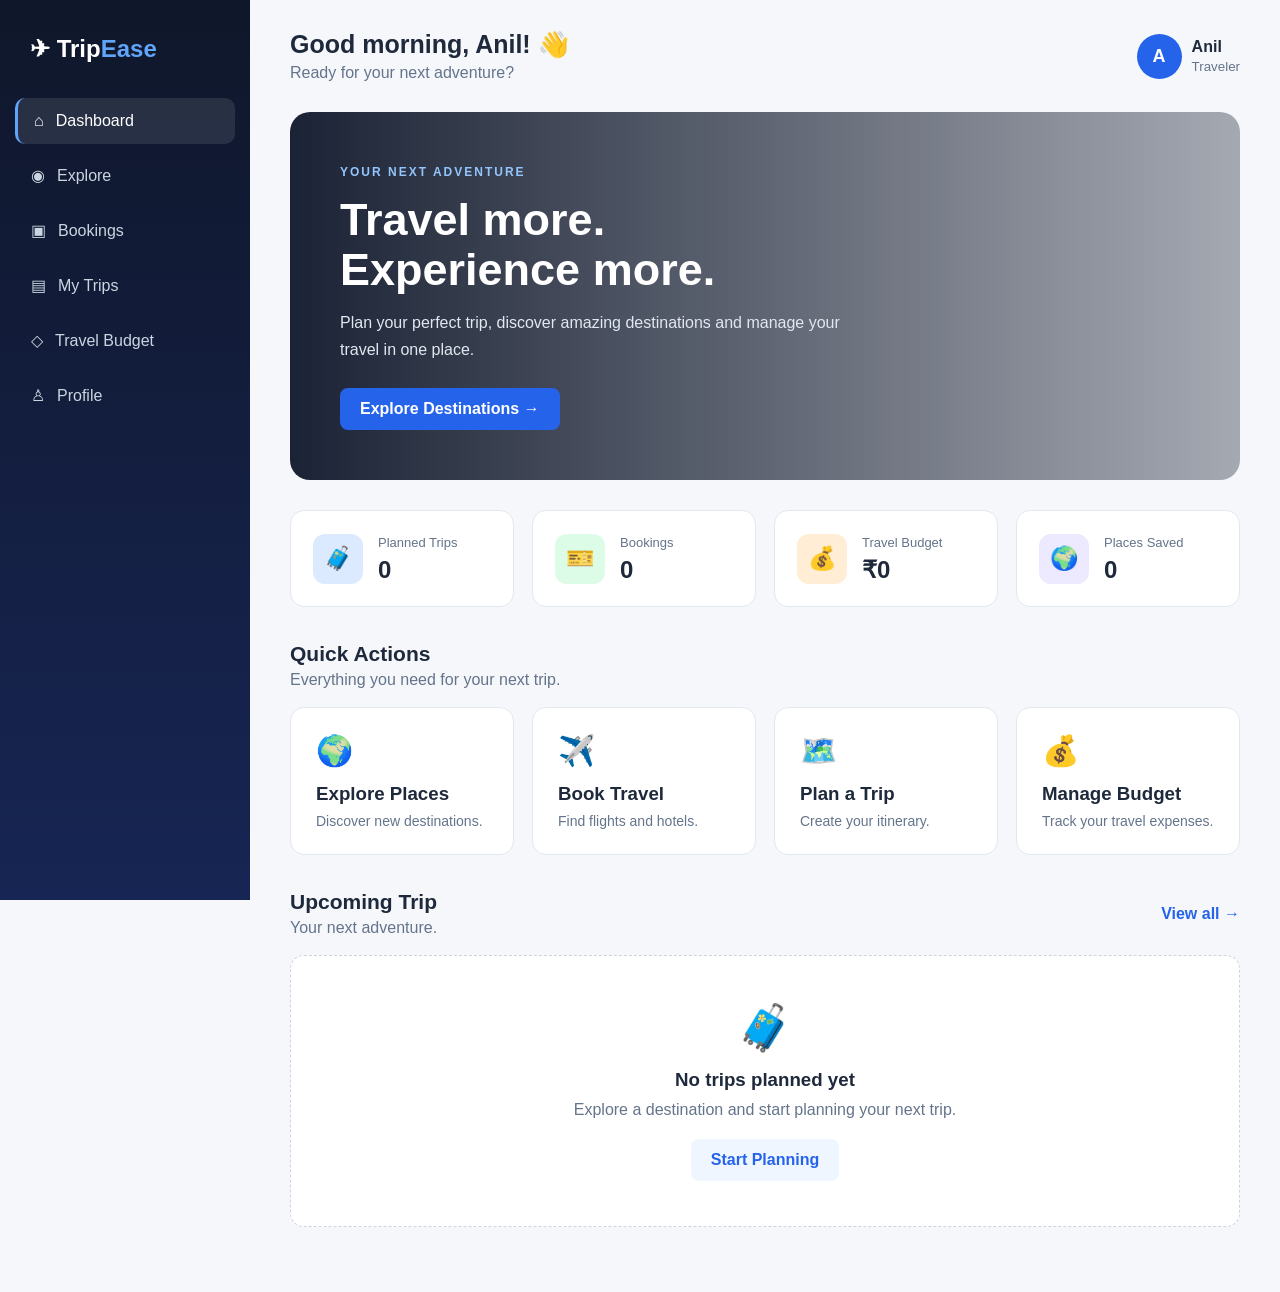
<file: index.html>
<!DOCTYPE html>
<html lang="en">
<head>
    <meta charset="UTF-8">
    <meta name="viewport" content="width=device-width, initial-scale=1.0">
    <title>TripEase - Travel Dashboard</title>

    <link rel="stylesheet" href="style.css">
</head>

<body>

<div class="app">

    <!-- SIDEBAR -->
    <aside class="sidebar">

        <div class="logo">
            ✈ <span>Trip<span class="blue-text">Ease</span></span>
        </div>

        <nav>

            <a href="index.html" class="nav-link active">
                ⌂ <span>Dashboard</span>
            </a>

            <a href="explore.html" class="nav-link">
                ◉ <span>Explore</span>
            </a>

            <a href="bookings.html" class="nav-link">
                ▣ <span>Bookings</span>
            </a>

            <a href="my-trips.html" class="nav-link">
                ▤ <span>My Trips</span>
            </a>

            <a href="budget.html" class="nav-link">
                ◇ <span>Travel Budget</span>
            </a>

            <a href="profile.html" class="nav-link">
                ♙ <span>Profile</span>
            </a>

        </nav>

    </aside>


    <!-- MAIN CONTENT -->
    <main class="main-content">

        <header class="topbar">

            <div>
                <h2>Good morning, Anil! 👋</h2>
                <p>Ready for your next adventure?</p>
            </div>

            <div class="user-mini">
                <div class="avatar">A</div>

                <div>
                    <strong>Anil</strong>
                    <small>Traveler</small>
                </div>
            </div>

        </header>


        <!-- WELCOME -->
        <section class="hero">

            <div class="hero-content">

                <span class="hero-label">YOUR NEXT ADVENTURE</span>

                <h1>Travel more.<br>Experience more.</h1>

                <p>
                    Plan your perfect trip, discover amazing destinations
                    and manage your travel in one place.
                </p>

                <a href="explore.html" class="primary-btn">
                    Explore Destinations →
                </a>

            </div>

        </section>


        <!-- STATISTICS -->
        <section class="stats-grid">

            <div class="stat-card">
                <div class="stat-icon blue">🧳</div>
                <div>
                    <span>Planned Trips</span>
                    <h2 id="dashboardTrips">0</h2>
                </div>
            </div>

            <div class="stat-card">
                <div class="stat-icon green">🎫</div>
                <div>
                    <span>Bookings</span>
                    <h2 id="dashboardBookings">0</h2>
                </div>
            </div>

            <div class="stat-card">
                <div class="stat-icon orange">💰</div>
                <div>
                    <span>Travel Budget</span>
                    <h2 id="dashboardBudget">₹0</h2>
                </div>
            </div>

            <div class="stat-card">
                <div class="stat-icon purple">🌍</div>
                <div>
                    <span>Places Saved</span>
                    <h2 id="dashboardSaved">0</h2>
                </div>
            </div>

        </section>


        <!-- QUICK ACTIONS -->
        <section class="section">

            <div class="section-heading">
                <div>
                    <h2>Quick Actions</h2>
                    <p>Everything you need for your next trip.</p>
                </div>
            </div>


            <div class="quick-grid">

                <a href="explore.html" class="quick-card">
                    <div class="quick-icon">🌍</div>
                    <h3>Explore Places</h3>
                    <p>Discover new destinations.</p>
                </a>

                <a href="bookings.html" class="quick-card">
                    <div class="quick-icon">✈️</div>
                    <h3>Book Travel</h3>
                    <p>Find flights and hotels.</p>
                </a>

                <a href="my-trips.html" class="quick-card">
                    <div class="quick-icon">🗺️</div>
                    <h3>Plan a Trip</h3>
                    <p>Create your itinerary.</p>
                </a>

                <a href="budget.html" class="quick-card">
                    <div class="quick-icon">💰</div>
                    <h3>Manage Budget</h3>
                    <p>Track your travel expenses.</p>
                </a>

            </div>

        </section>


        <!-- UPCOMING TRIP -->
        <section class="section">

            <div class="section-heading">

                <div>
                    <h2>Upcoming Trip</h2>
                    <p>Your next adventure.</p>
                </div>

                <a href="my-trips.html" class="text-link">
                    View all →
                </a>

            </div>


            <div id="upcomingTrip">

                <div class="empty-card">
                    <div class="empty-icon">🧳</div>
                    <h3>No trips planned yet</h3>
                    <p>Explore a destination and start planning your next trip.</p>

                    <a href="explore.html" class="secondary-btn">
                        Start Planning
                    </a>
                </div>

            </div>

        </section>

    </main>

</div>


<script src="app.js"></script>

</body>
</html>
</file>
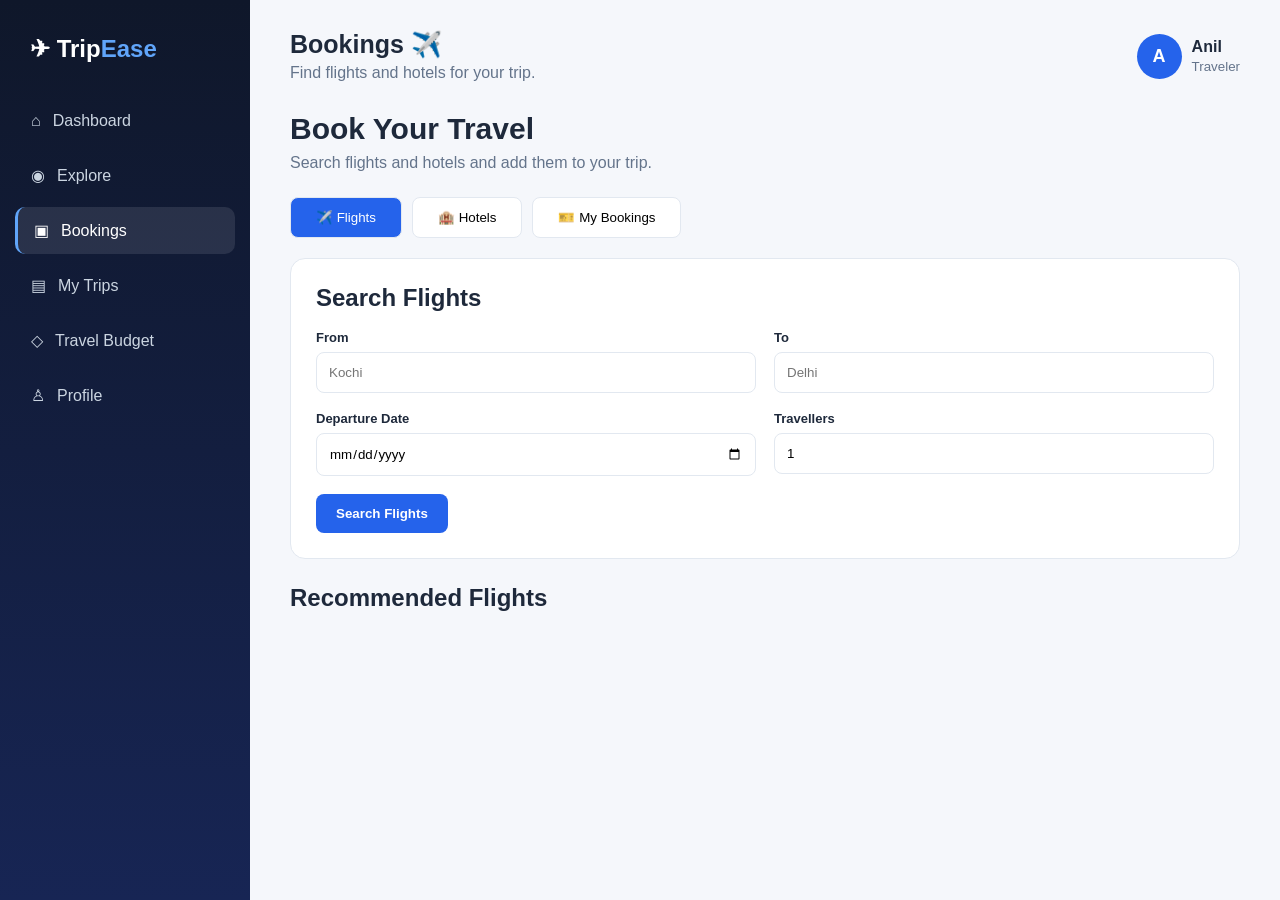
<file: bookings.html>
<!DOCTYPE html>
<html lang="en">

<head>

    <meta charset="UTF-8">

    <meta name="viewport" content="width=device-width, initial-scale=1.0">

    <title>TripEase - Bookings</title>

    <link rel="stylesheet" href="style.css">

</head>

<body>

<div class="app">

    <!-- SIDEBAR -->

    <aside class="sidebar">

        <div class="logo">
            ✈ <span>Trip<span class="blue-text">Ease</span></span>
        </div>

        <nav>

            <a href="index.html" class="nav-link">
                ⌂  <span>Dashboard</span>
            </a>

            <a href="explore.html" class="nav-link">
                ◉  <span>Explore</span>
            </a>

            <a href="bookings.html" class="nav-link active">
                ▣ <span>Bookings</span>
            </a>

            <a href="my-trips.html" class="nav-link">
                ▤ <span>My Trips</span>
            </a>

            <a href="budget.html" class="nav-link">
                ◇ <span>Travel Budget</span>
            </a>

            <a href="profile.html" class="nav-link">
                ♙ <span>Profile</span>
            </a>

        </nav>

    </aside>


    <!-- MAIN -->

    <main class="main-content">

        <header class="topbar">

            <div>

                <h2>Bookings ✈️</h2>

                <p>
                    Find flights and hotels for your trip.
                </p>

            </div>

            <div class="user-mini">

                <div class="avatar">A</div>

                <div>

                    <strong>Anil</strong>

                    <small>Traveler</small>

                </div>

            </div>

        </header>


        <section class="page-header">

            <h1>Book Your Travel</h1>

            <p>
                Search flights and hotels and add them to your trip.
            </p>

        </section>


        <!-- BOOKING TABS -->

        <div class="booking-tabs">

            <button
                class="booking-tab active"
                onclick="showBookingType('flights', this)"
            >
                ✈️ Flights
            </button>

            <button
                class="booking-tab"
                onclick="showBookingType('hotels', this)"
            >
                🏨 Hotels
            </button>

            <button
                class="booking-tab"
                onclick="showBookingType('mybookings', this)"
            >
                🎫 My Bookings
            </button>

        </div>


        <!-- FLIGHTS -->

        <section id="flightsSection">

            <div class="form-card">

                <h2>Search Flights</h2>

                <br>

                <div class="form-grid">

                    <div class="form-group">

                        <label>From</label>

                        <input
                            type="text"
                            id="flightFrom"
                            placeholder="Kochi"
                        >

                    </div>


                    <div class="form-group">

                        <label>To</label>

                        <input
                            type="text"
                            id="flightTo"
                            placeholder="Delhi"
                        >

                    </div>


                    <div class="form-group">

                        <label>Departure Date</label>

                        <input
                            type="date"
                            id="flightDate"
                        >

                    </div>


                    <div class="form-group">

                        <label>Travellers</label>

                        <input
                            type="number"
                            id="flightTravellers"
                            value="1"
                            min="1"
                        >

                    </div>

                </div>

                <br>

                <button
                    class="primary-btn"
                    onclick="searchFlights()"
                >
                    Search Flights
                </button>

            </div>


            <h2>Recommended Flights</h2>

            <div id="flightResults"></div>

        </section>


        <!-- HOTELS -->

        <section
            id="hotelsSection"
            style="display:none"
        >

            <div class="form-card">

                <h2>Search Hotels</h2>

                <br>

                <div class="form-grid">

                    <div class="form-group">

                        <label>Destination</label>

                        <input
                            type="text"
                            id="hotelDestination"
                            placeholder="Munnar"
                        >

                    </div>


                    <div class="form-group">

                        <label>Check-in</label>

                        <input
                            type="date"
                            id="hotelCheckin"
                        >

                    </div>


                    <div class="form-group">

                        <label>Check-out</label>

                        <input
                            type="date"
                            id="hotelCheckout"
                        >

                    </div>


                    <div class="form-group">

                        <label>Guests</label>

                        <input
                            type="number"
                            id="hotelGuests"
                            value="2"
                            min="1"
                        >

                    </div>

                </div>

                <br>

                <button
                    class="primary-btn"
                    onclick="searchHotels()"
                >
                    Search Hotels
                </button>

            </div>


            <h2>Recommended Hotels</h2>

            <div id="hotelResults"></div>

        </section>


        <!-- MY BOOKINGS -->

        <section
            id="myBookingsSection"
            style="display:none"
        >

            <div id="bookingsList"></div>

        </section>

    </main>

</div>

<script src="app.js"></script>


<script>

/* =========================================================
   SAMPLE FLIGHTS
========================================================= */

const flights = [

    {
        airline: "IndiGo",
        from: "Kochi",
        to: "Delhi",
        time: "08:30 AM",
        duration: "3h 10m",
        price: 4500
    },

    {
        airline: "Air India",
        from: "Kochi",
        to: "Delhi",
        time: "11:15 AM",
        duration: "3h 20m",
        price: 5200
    },

    {
        airline: "Vistara",
        from: "Kochi",
        to: "Delhi",
        time: "04:40 PM",
        duration: "3h 15m",
        price: 6100
    },

    {
        airline: "IndiGo",
        from: "Kochi",
        to: "Mumbai",
        time: "09:15 AM",
        duration: "2h 10m",
        price: 3800
    }

];


/* =========================================================
   SAMPLE HOTELS
========================================================= */

const hotels = [

    {
        name: "Green Valley Resort",
        location: "Munnar",
        rating: 4.6,
        price: 2500,
        type: "Standard"
    },

    {
        name: "Grand Munnar Resort",
        location: "Munnar",
        rating: 4.8,
        price: 3500,
        type: "Luxury"
    },

    {
        name: "Tea Garden Stay",
        location: "Munnar",
        rating: 4.4,
        price: 1800,
        type: "Budget"
    },

    {
        name: "Beach View Resort",
        location: "Goa",
        rating: 4.7,
        price: 4200,
        type: "Luxury"
    }

];


/* =========================================================
   BOOKING TAB
========================================================= */

function showBookingType(type, button) {

    document
        .getElementById("flightsSection")
        .style.display =
        type === "flights"
            ? "block"
            : "none";


    document
        .getElementById("hotelsSection")
        .style.display =
        type === "hotels"
            ? "block"
            : "none";


    document
        .getElementById("myBookingsSection")
        .style.display =
        type === "mybookings"
            ? "block"
            : "none";


    document
        .querySelectorAll(".booking-tab")
        .forEach(
            tab => tab.classList.remove("active")
        );


    button.classList.add("active");


    if (type === "mybookings") {

        displayBookings();

    }

}


/* =========================================================
   SEARCH FLIGHTS
========================================================= */

function searchFlights() {

    const from =
        document
        .getElementById("flightFrom")
        .value
        .trim()
        .toLowerCase();


    const to =
        document
        .getElementById("flightTo")
        .value
        .trim()
        .toLowerCase();


    const results =
        flights.filter(flight => {

            const matchesFrom =
                !from ||
                flight.from
                    .toLowerCase()
                    .includes(from);

            const matchesTo =
                !to ||
                flight.to
                    .toLowerCase()
                    .includes(to);

            return matchesFrom && matchesTo;

        });


    displayFlights(results);

}


/* =========================================================
   DISPLAY FLIGHTS
========================================================= */

function displayFlights(results) {

    const container =
        document.getElementById(
            "flightResults"
        );


    container.innerHTML = "";


    if (results.length === 0) {

        container.innerHTML = `

            <div class="empty-card">

                <h3>No flights found</h3>

                <p>
                    Try another route.
                </p>

            </div>

        `;

        return;

    }


    results.forEach(flight => {

        container.innerHTML += `

            <div class="recommendation">

                <div>

                    <strong>
                        ✈️ ${flight.airline}
                    </strong>

                    <p class="trip-info">
                        ${flight.from}
                        →
                        ${flight.to}
                    </p>

                    <p class="trip-info">
                        ${flight.time}
                        •
                        ${flight.duration}
                    </p>

                    <span class="recommended-label">
                        RECOMMENDED
                    </span>

                </div>


                <div style="text-align:right">

                    <h3>
                        ${formatCurrency(flight.price)}
                    </h3>

                    <br>

                    <button
                        class="primary-btn"
                        onclick='bookFlight(${JSON.stringify(flight)})'
                    >
                        Book Flight
                    </button>

                </div>

            </div>

        `;

    });

}


/* =========================================================
   BOOK FLIGHT
========================================================= */

function bookFlight(flight) {

    const booking = {

        id: Date.now(),

        type: "Flight",

        name: flight.airline,

        details:
            `${flight.from} → ${flight.to}`,

        date:
            document
            .getElementById("flightDate")
            .value
            ||
            new Date()
                .toISOString()
                .split("T")[0],

        price:
            flight.price,

        status: "Confirmed"

    };


    addBooking(booking);


    addExpense(
        "Flight",
        flight.price,
        `${flight.airline}: ${flight.from} to ${flight.to}`
    );

}


/* =========================================================
   SEARCH HOTELS
========================================================= */

function searchHotels() {

    const destination =
        document
        .getElementById(
            "hotelDestination"
        )
        .value
        .trim()
        .toLowerCase();


    const results =
        hotels.filter(
            hotel =>
                !destination ||
                hotel.location
                    .toLowerCase()
                    .includes(destination)
        );


    displayHotels(results);

}


/* =========================================================
   DISPLAY HOTELS
========================================================= */

function displayHotels(results) {

    const container =
        document.getElementById(
            "hotelResults"
        );


    container.innerHTML = "";


    if (results.length === 0) {

        container.innerHTML = `

            <div class="empty-card">

                <h3>
                    No hotels found
                </h3>

                <p>
                    Try another destination.
                </p>

            </div>

        `;

        return;

    }


    results.forEach(hotel => {

        container.innerHTML += `

            <div class="recommendation">

                <div>

                    <strong>
                        🏨 ${hotel.name}
                    </strong>

                    <p class="trip-info">
                        📍 ${hotel.location}
                    </p>

                    <p class="trip-info">
                        ⭐ ${hotel.rating}
                        • ${hotel.type}
                    </p>

                    <span class="recommended-label">
                        GOOD MATCH
                    </span>

                </div>


                <div style="text-align:right">

                    <h3>
                        ${formatCurrency(hotel.price)}
                        <small>/night</small>
                    </h3>

                    <br>

                    <button
                        class="primary-btn"
                        onclick='bookHotel(${JSON.stringify(hotel)})'
                    >
                        Book Hotel
                    </button>

                </div>

            </div>

        `;

    });

}


/* =========================================================
   BOOK HOTEL
========================================================= */

function bookHotel(hotel) {

    const checkin =
        document
        .getElementById(
            "hotelCheckin"
        )
        .value
        ||
        new Date()
            .toISOString()
            .split("T")[0];


    const checkout =
        document
        .getElementById(
            "hotelCheckout"
        )
        .value;


    let nights = 1;


    if (checkout) {

        nights =
            calculateNights(
                checkin,
                checkout
            );

        if (nights <= 0) {
            nights = 1;
        }

    }


    const total =
        hotel.price * nights;


    const booking = {

        id: Date.now(),

        type: "Hotel",

        name: hotel.name,

        details:
            `${hotel.location} • ${nights} night(s)`,

        date:
            checkin,

        price:
            total,

        status: "Confirmed"

    };


    addBooking(booking);


    addExpense(
        "Hotel",
        total,
        `${hotel.name} - ${nights} night(s)`
    );

}


/* =========================================================
   DISPLAY BOOKINGS
========================================================= */

function displayBookings() {

    const container =
        document.getElementById(
            "bookingsList"
        );


    const bookings =
        getData(
            STORAGE_KEYS.bookings,
            []
        );


    if (bookings.length === 0) {

        container.innerHTML = `

            <div class="empty-card">

                <div class="empty-icon">
                    🎫
                </div>

                <h3>
                    No bookings yet
                </h3>

                <p>
                    Your flight and hotel bookings will appear here.
                </p>

            </div>

        `;

        return;

    }


    container.innerHTML = `

        <div class="table-container">

            <table>

                <thead>

                    <tr>

                        <th>Type</th>

                        <th>Booking</th>

                        <th>Details</th>

                        <th>Date</th>

                        <th>Amount</th>

                        <th>Status</th>

                        <th>Action</th>

                    </tr>

                </thead>

                <tbody>

                    ${bookings.map(
                        (booking, index) => `

                        <tr>

                            <td>
                                ${booking.type}
                            </td>

                            <td>
                                ${booking.name}
                            </td>

                            <td>
                                ${booking.details}
                            </td>

                            <td>
                                ${formatDate(booking.date)}
                            </td>

                            <td>
                                ${formatCurrency(booking.price)}
                            </td>

                            <td>
                                ✓ ${booking.status}
                            </td>

                            <td>

                                <button
                                    class="secondary-btn"
                                    onclick="deleteBooking(${index})"
                                >
                                    Cancel
                                </button>

                            </td>

                        </tr>

                    `).join("")}

                </tbody>

            </table>

        </div>

    `;

}

</script>

</body>
</html>
</file>
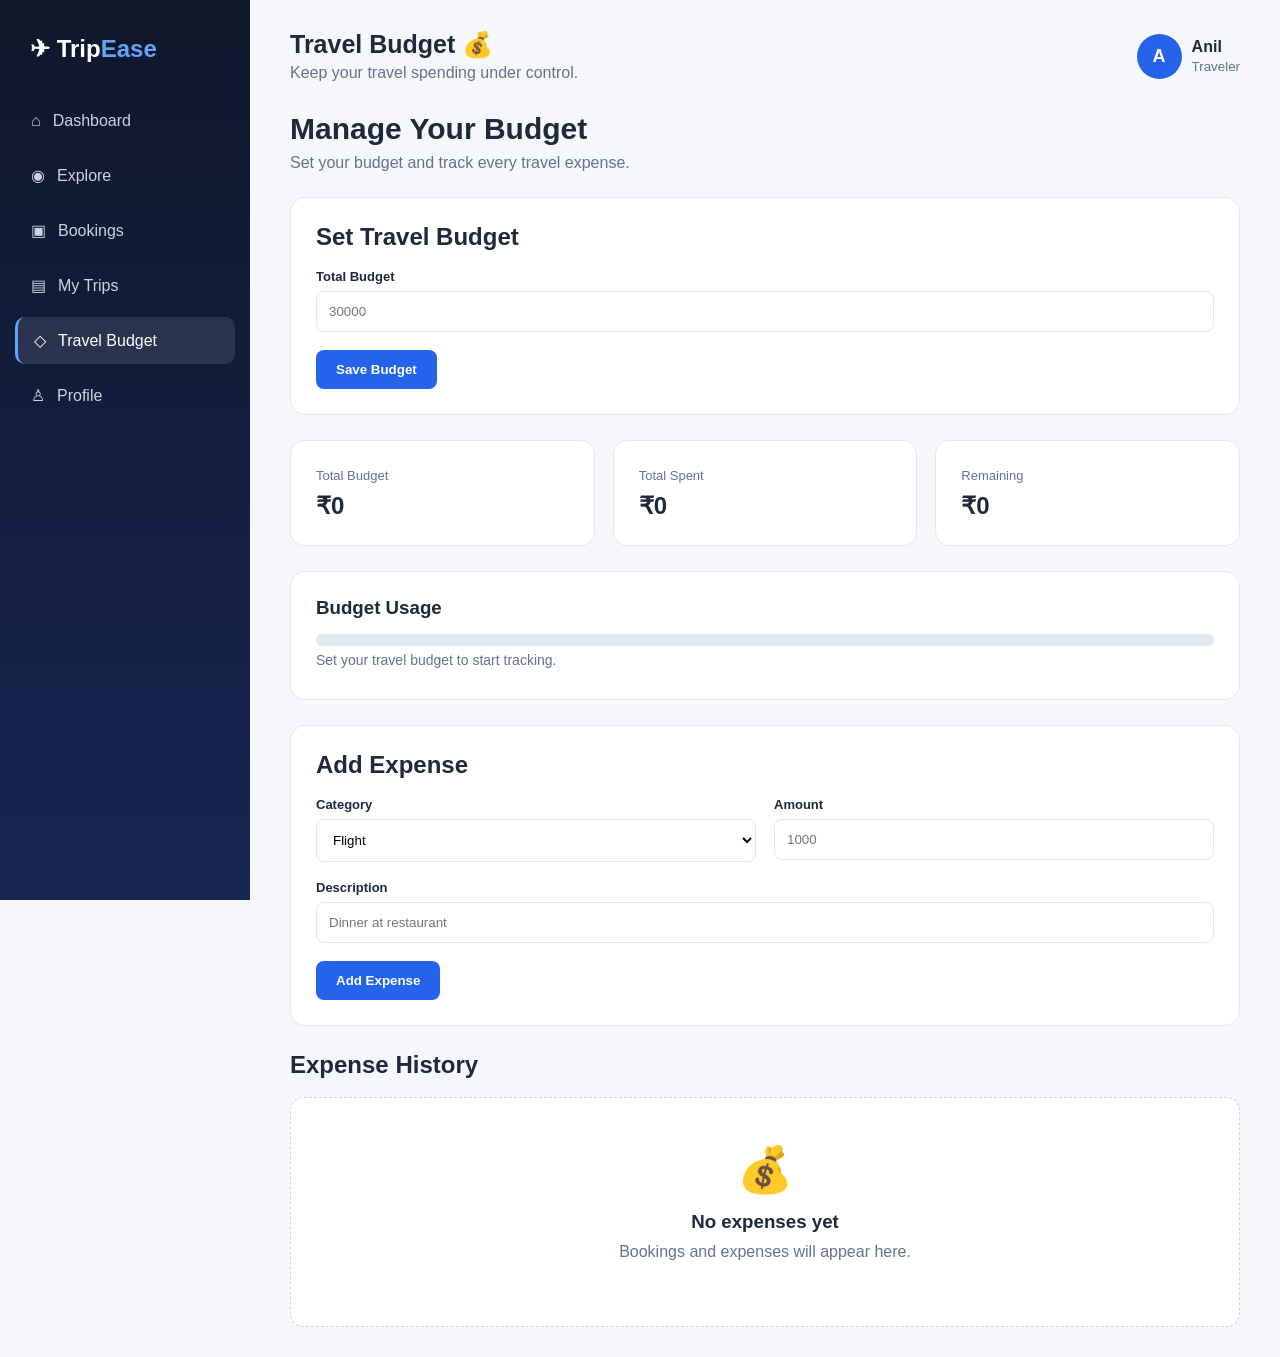
<file: budget.html>
<!DOCTYPE html>
<html lang="en">

<head>

    <meta charset="UTF-8">

    <meta
        name="viewport"
        content="width=device-width, initial-scale=1.0"
    >

    <title>TripEase - Travel Budget</title>

    <link rel="stylesheet" href="style.css">

</head>

<body>

<div class="app">

    <aside class="sidebar">

        <div class="logo">
            ✈ <span>Trip<span class="blue-text">Ease</span></span>
        </div>

        <nav>

            <a href="index.html" class="nav-link">
                 ⌂ <span>Dashboard</span>
            </a>

            <a href="explore.html" class="nav-link">
                 ◉ <span>Explore</span>
            </a>

            <a href="bookings.html" class="nav-link">
                 ▣ <span>Bookings</span>
            </a>

            <a href="my-trips.html" class="nav-link">
                 ▤ <span>My Trips</span>
            </a>

            <a href="budget.html" class="nav-link active">
                 ◇ <span>Travel Budget</span>
            </a>

            <a href="profile.html" class="nav-link">
                 ♙ <span>Profile</span>
            </a>

        </nav>

    </aside>


    <main class="main-content">

        <header class="topbar">

            <div>

                <h2>Travel Budget 💰</h2>

                <p>
                    Keep your travel spending under control.
                </p>

            </div>

            <div class="user-mini">

                <div class="avatar">A</div>

                <div>

                    <strong>Anil</strong>

                    <small>Traveler</small>

                </div>

            </div>

        </header>


        <section class="page-header">

            <h1>Manage Your Budget</h1>

            <p>
                Set your budget and track every travel expense.
            </p>

        </section>


        <!-- SET BUDGET -->

        <div class="form-card">

            <h2>Set Travel Budget</h2>

            <br>

            <div class="form-group">

                <label>Total Budget</label>

                <input
                    type="number"
                    id="budgetInput"
                    placeholder="30000"
                >

            </div>

            <br>

            <button
                class="primary-btn"
                onclick="saveBudget()"
            >
                Save Budget
            </button>

        </div>


        <!-- SUMMARY -->

        <div class="budget-summary">

            <div class="budget-card">

                <span>Total Budget</span>

                <h2 id="totalBudget">
                    ₹0
                </h2>

            </div>


            <div class="budget-card">

                <span>Total Spent</span>

                <h2 id="totalSpent">
                    ₹0
                </h2>

            </div>


            <div class="budget-card">

                <span>Remaining</span>

                <h2 id="remainingBudget">
                    ₹0
                </h2>

            </div>

        </div>


        <!-- PROGRESS -->

        <div class="form-card">

            <h3>
                Budget Usage
            </h3>

            <div class="budget-progress">

                <div
                    id="budgetProgress"
                    class="budget-progress-bar"
                    style="width:0%"
                ></div>

            </div>

            <p
                id="budgetMessage"
                class="trip-info"
            >
                No budget set.
            </p>

        </div>


        <!-- ADD EXPENSE -->

        <div class="form-card">

            <h2>Add Expense</h2>

            <br>

            <div class="form-grid">

                <div class="form-group">

                    <label>Category</label>

                    <select id="expenseCategory">

                        <option>
                            Flight
                        </option>

                        <option>
                            Hotel
                        </option>

                        <option>
                            Food
                        </option>

                        <option>
                            Transport
                        </option>

                        <option>
                            Activities
                        </option>

                        <option>
                            Shopping
                        </option>

                        <option>
                            Other
                        </option>

                    </select>

                </div>


                <div class="form-group">

                    <label>Amount</label>

                    <input
                        type="number"
                        id="expenseAmount"
                        placeholder="1000"
                    >

                </div>

            </div>


            <br>


            <div class="form-group">

                <label>Description</label>

                <input
                    type="text"
                    id="expenseDescription"
                    placeholder="Dinner at restaurant"
                >

            </div>


            <br>


            <button
                class="primary-btn"
                onclick="saveExpense()"
            >
                Add Expense
            </button>

        </div>


        <!-- EXPENSE HISTORY -->

        <section>

            <h2>Expense History</h2>

            <br>

            <div id="expenseList"></div>

        </section>

    </main>

</div>
<script src="app.js"></script>

<script>

/* =========================================================
   LOAD BUDGET
========================================================= */

function loadBudgetPage() {

    const result =
        calculateBudget();


    document
        .getElementById(
            "totalBudget"
        )
        .textContent =
        formatCurrency(
            result.total
        );


    document
        .getElementById(
            "totalSpent"
        )
        .textContent =
        formatCurrency(
            result.spent
        );


    document
        .getElementById(
            "remainingBudget"
        )
        .textContent =
        formatCurrency(
            result.remaining
        );


    let percentage = 0;


    if (result.total > 0) {

        percentage =
            (result.spent / result.total)
            * 100;

    }


    percentage =
        Math.min(
            percentage,
            100
        );


    document
        .getElementById(
            "budgetProgress"
        )
        .style.width =
        percentage + "%";


    const message =
        document.getElementById(
            "budgetMessage"
        );


    if (result.total === 0) {

        message.textContent =
            "Set your travel budget to start tracking.";

    }

    else if (result.remaining < 0) {

        message.textContent =
            "⚠️ You have exceeded your budget by " +
            formatCurrency(
                Math.abs(result.remaining)
            );

    }

    else {

        message.textContent =
            "You have " +
            formatCurrency(
                result.remaining
            ) +
            " remaining.";

    }


    displayExpenses();

}


/* =========================================================
   SAVE BUDGET
========================================================= */

function saveBudget() {

    const amount =
        Number(
            document
            .getElementById(
                "budgetInput"
            )
            .value
        );


    if (amount <= 0) {

        alert(
            "Please enter a valid budget."
        );

        return;

    }


    setBudget(amount);


    alert(
        "Travel budget saved successfully!"
    );


    loadBudgetPage();

}


/* =========================================================
   ADD EXPENSE
========================================================= */

function saveExpense() {

    const category =
        document
        .getElementById(
            "expenseCategory"
        )
        .value;


    const amount =
        Number(
            document
            .getElementById(
                "expenseAmount"
            )
            .value
        );


    const description =
        document
        .getElementById(
            "expenseDescription"
        )
        .value
        .trim();


    if (amount <= 0) {

        alert(
            "Please enter a valid amount."
        );

        return;

    }


    addExpense(
        category,
        amount,
        description
    );


    document
        .getElementById(
            "expenseAmount"
        )
        .value = "";


    document
        .getElementById(
            "expenseDescription"
        )
        .value = "";


    loadBudgetPage();

}


/* =========================================================
   DISPLAY EXPENSES
========================================================= */

function displayExpenses() {

    const container =
        document.getElementById(
            "expenseList"
        );


    const expenses =
        getData(
            STORAGE_KEYS.expenses,
            []
        );


    if (expenses.length === 0) {

        container.innerHTML = `

            <div class="empty-card">

                <div class="empty-icon">
                    💰
                </div>

                <h3>
                    No expenses yet
                </h3>

                <p>
                    Bookings and expenses will appear here.
                </p>

            </div>

        `;

        return;

    }


    container.innerHTML = `

        <div class="table-container">

            <table>

                <thead>

                    <tr>

                        <th>Category</th>

                        <th>Description</th>

                        <th>Date</th>

                        <th>Amount</th>

                    </tr>

                </thead>

                <tbody>

                    ${expenses.map(
                        expense => `

                        <tr>

                            <td>
                                ${expense.category}
                            </td>

                            <td>
                                ${expense.description || "-"}
                            </td>

                            <td>
                                ${formatDate(
                                    expense.date
                                )}
                            </td>

                            <td>
                                ${formatCurrency(
                                    expense.amount
                                )}
                            </td>

                        </tr>

                    `).join("")}

                </tbody>

            </table>

        </div>

    `;

}


loadBudgetPage();

</script>

</body>
</html>
</file>
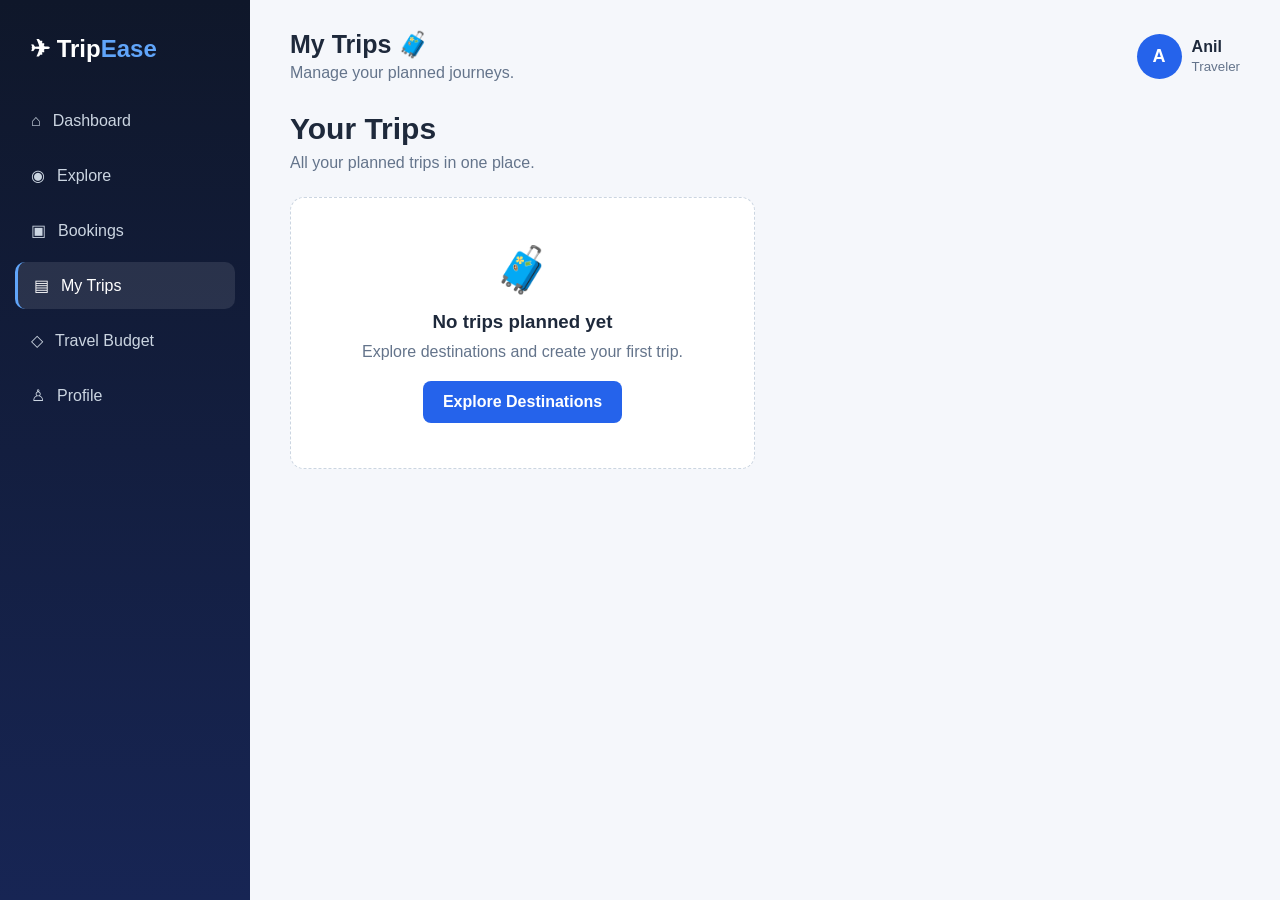
<file: my-trips.html>
<!DOCTYPE html>
<html lang="en">

<head>

    <meta charset="UTF-8">

    <meta
        name="viewport"
        content="width=device-width, initial-scale=1.0"
    >

    <title>TripEase - My Trips</title>

    <link rel="stylesheet" href="style.css">

</head>

<body>

<div class="app">

    <aside class="sidebar">

        <div class="logo">
            ✈ <span>Trip<span class="blue-text">Ease</span></span>
        </div>

        <nav>

            <a href="index.html" class="nav-link">
                ⌂ <span>Dashboard</span>
            </a>

            <a href="explore.html" class="nav-link">
                ◉ <span>Explore</span>
            </a>

            <a href="bookings.html" class="nav-link">
                ▣ <span>Bookings</span>
            </a>

            <a href="my-trips.html" class="nav-link active">
                ▤ <span>My Trips</span>
            </a>

            <a href="budget.html" class="nav-link">
                ◇ <span>Travel Budget</span>
            </a>

            <a href="profile.html" class="nav-link">
                ♙ <span>Profile</span>
            </a>

        </nav>

    </aside>


    <main class="main-content">

        <header class="topbar">

            <div>

                <h2>My Trips 🧳</h2>

                <p>
                    Manage your planned journeys.
                </p>

            </div>

            <div class="user-mini">

                <div class="avatar">A</div>

                <div>

                    <strong>Anil</strong>

                    <small>Traveler</small>

                </div>

            </div>

        </header>


        <section class="page-header">

            <h1>Your Trips</h1>

            <p>
                All your planned trips in one place.
            </p>

        </section>


        <div
            id="tripsContainer"
            class="trip-grid"
        ></div>

    </main>

</div>


<!-- VIEW PLAN MODAL -->

<div
    class="modal"
    id="viewPlanModal"
>

    <div class="modal-content">

        <div class="modal-header">

            <h2 id="planTitle">
                Trip Plan
            </h2>

            <button
                class="close-btn"
                onclick="closeViewPlan()"
            >
                ×
            </button>

        </div>


        <div id="tripPlanContent"></div>

    </div>

</div>


<script src="app.js"></script>


<script>

/* =========================================================
   LOAD TRIPS
========================================================= */

function displayTrips() {

    const container =
        document.getElementById(
            "tripsContainer"
        );


    const trips =
        getData(
            STORAGE_KEYS.trips,
            []
        );


    if (trips.length === 0) {

        container.innerHTML = `

            <div class="empty-card">

                <div class="empty-icon">
                    🧳
                </div>

                <h3>
                    No trips planned yet
                </h3>

                <p>
                    Explore destinations and create your first trip.
                </p>

                <a
                    href="explore.html"
                    class="primary-btn"
                >
                    Explore Destinations
                </a>

            </div>

        `;

        return;

    }


    container.innerHTML = "";


    trips.forEach(
        (trip, index) => {

            const card =
                document.createElement(
                    "div"
                );


            card.className =
                "trip-card";


            card.innerHTML = `

                <div
                    style="
                        display:flex;
                        justify-content:space-between;
                        align-items:start;
                    "
                >

                    <div>

                        <h3>
                            🌍 ${trip.destination}
                        </h3>

                        <p class="trip-info">
                            📍 ${trip.location}
                        </p>

                    </div>

                    <span
                        class="recommended-label"
                    >
                        PLANNED
                    </span>

                </div>


                <hr
                    style="
                        margin:15px 0;
                        border:0;
                        border-top:1px solid #e2e8f0;
                    "
                >


                <p class="trip-info">

                    📅
                    ${formatDate(trip.startDate)}
                    -
                    ${formatDate(trip.endDate)}

                </p>


                <p class="trip-info">

                    🗓️
                    ${trip.days} Days •
                    ${trip.nights} Nights

                </p>


                <p class="trip-info">

                    👥
                    ${trip.travellers} Travellers

                </p>


                <p class="trip-info">

                    🎯
                    ${trip.style}

                </p>


                <p class="trip-info">

                    💰 Budget:
                    ${formatCurrency(trip.budget)}

                </p>


                <div class="trip-actions">

                    <button
                        class="primary-btn"
                        onclick="viewPlan(${index})"
                    >
                        View Plan
                    </button>

                    <button
                        class="secondary-btn"
                        onclick="deleteTrip(${index})"
                    >
                        Delete
                    </button>

                </div>

            `;


            container.appendChild(card);

        }
    );

}


/* =========================================================
   VIEW PLAN
========================================================= */

function viewPlan(index) {

    const trips =
        getData(
            STORAGE_KEYS.trips,
            []
        );


    const trip =
        trips[index];


    document
        .getElementById(
            "planTitle"
        )
        .textContent =
        `${trip.destination} Trip Plan`;


    const container =
        document.getElementById(
            "tripPlanContent"
        );


    let itinerary = [];


    if (trip.destination === "Munnar") {

        itinerary = [

            "Arrival + Hotel Check-in",

            "Tea Gardens + Mattupetty Dam",

            "Eravikulam National Park",

            "Adventure Activities + Local Food",

            "Shopping + Departure"

        ];

    }

    else if (trip.destination === "Goa") {

        itinerary = [

            "Arrival + Beach Evening",

            "North Goa Sightseeing",

            "Water Sports + Beach Activities",

            "Old Goa + Local Food",

            "Shopping + Departure"

        ];

    }

    else {

        itinerary = [

            "Arrival + Hotel Check-in",

            "Local Sightseeing",

            "Popular Attractions",

            "Adventure / Leisure Activities",

            "Shopping + Departure"

        ];

    }


    let html = `

        <div class="form-card">

            <h3>
                🌍 ${trip.destination}
            </h3>

            <p class="trip-info">
                📍 ${trip.location}
            </p>

            <p class="trip-info">
                📅 ${formatDate(trip.startDate)}
                -
                ${formatDate(trip.endDate)}
            </p>

            <p class="trip-info">
                👥 ${trip.travellers} Travellers
            </p>

            <p class="trip-info">
                💰 Budget:
                ${formatCurrency(trip.budget)}
            </p>

        </div>

        <h3>
            🗓️ Day-wise Itinerary
        </h3>

        <br>

    `;


    for (
        let day = 0;
        day < trip.days;
        day++
    ) {

        const currentDate =
            new Date(trip.startDate);


        currentDate.setDate(
            currentDate.getDate() + day
        );


        const activity =
            itinerary[
                day % itinerary.length
            ];


        html += `

            <div class="recommendation">

                <div>

                    <strong>
                        Day ${day + 1}
                    </strong>

                    <p class="trip-info">

                        📅
                        ${formatDate(
                            currentDate
                        )}

                    </p>

                    <p
                        style="
                            margin-top:8px;
                        "
                    >
                        ${activity}
                    </p>

                </div>

            </div>

        `;

    }


    html += `

        <br>

        <div
            style="
                background:#eff6ff;
                padding:18px;
                border-radius:12px;
            "
        >

            <strong>
                💡 TripEase Recommendation
            </strong>

            <p
                class="trip-info"
                style="margin-top:8px"
            >
                Your ${trip.style.toLowerCase()}
                travel style has been used to prepare
                this suggested itinerary.
            </p>

        </div>

        <br>

        <a
            href="bookings.html"
            class="primary-btn"
        >
            ✈️ Book Flight / Hotel
        </a>

    `;


    container.innerHTML = html;


    document
        .getElementById(
            "viewPlanModal"
        )
        .classList
        .add("show");

}


/* =========================================================
   CLOSE PLAN
========================================================= */

function closeViewPlan() {

    document
        .getElementById(
            "viewPlanModal"
        )
        .classList
        .remove("show");

}


displayTrips();

</script>

</body>
</html>
</file>
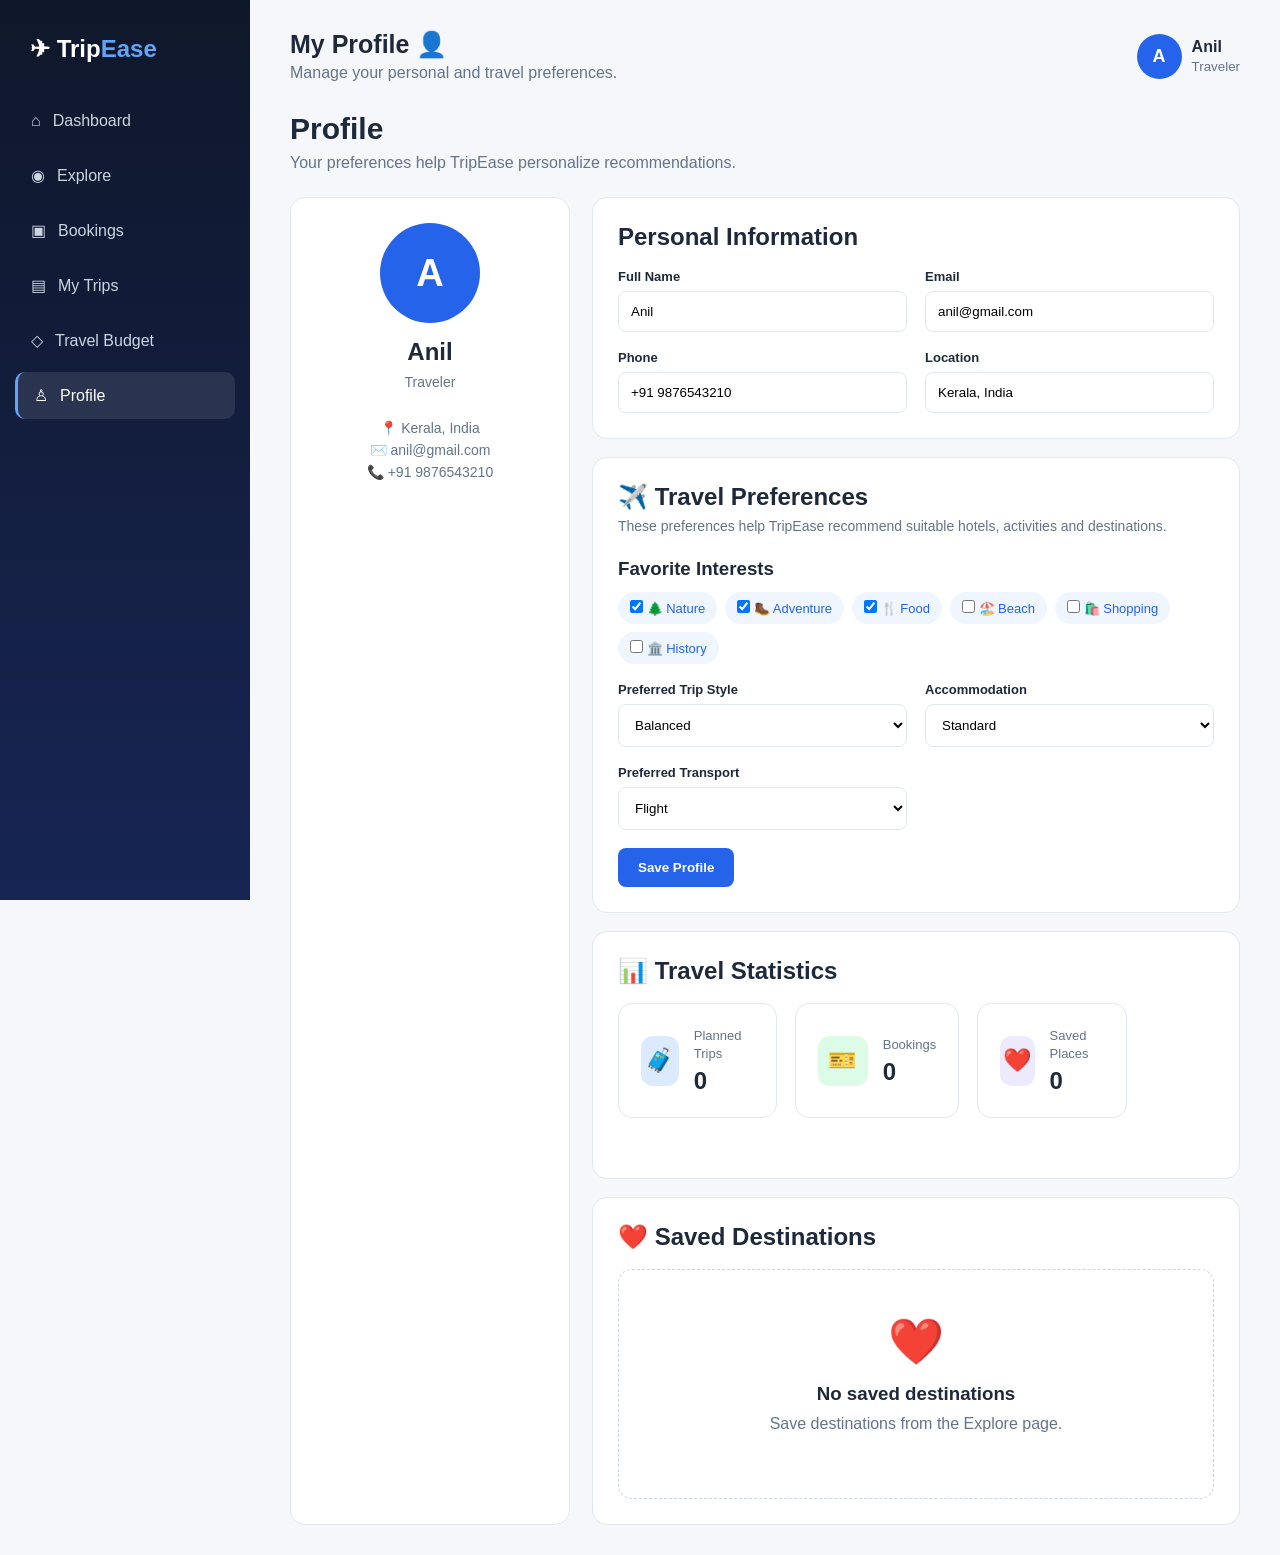
<file: profile.html>
<!DOCTYPE html>
<html lang="en">

<head>

    <meta charset="UTF-8">

    <meta
        name="viewport"
        content="width=device-width, initial-scale=1.0"
    >

    <title>TripEase - Profile</title>

    <link rel="stylesheet" href="style.css">

</head>

<body>

<div class="app">

    <aside class="sidebar">

        <div class="logo">
            ✈ <span>Trip<span class="blue-text">Ease</span></span>
        </div>

        <nav>

            <a href="index.html" class="nav-link">
                ⌂ <span>Dashboard</span>
            </a>

            <a href="explore.html" class="nav-link">
                ◉ <span>Explore</span>
            </a>

            <a href="bookings.html" class="nav-link">
                ▣ <span>Bookings</span>
            </a>

            <a href="my-trips.html" class="nav-link">
                ▤ <span>My Trips</span>
            </a>

            <a href="budget.html" class="nav-link">
                ◇ <span>Travel Budget</span>
            </a>

            <a href="profile.html" class="nav-link active">
                ♙ <span>Profile</span>
            </a>

        </nav>

    </aside>


    <main class="main-content">

        <header class="topbar">

            <div>

                <h2>My Profile 👤</h2>

                <p>
                    Manage your personal and travel preferences.
                </p>

            </div>

            <div class="user-mini">

                <div class="avatar">A</div>

                <div>

                    <strong>Anil</strong>

                    <small>Traveler</small>

                </div>

            </div>

        </header>


        <section class="page-header">

            <h1>Profile</h1>

            <p>
                Your preferences help TripEase personalize recommendations.
            </p>

        </section>


        <div class="profile-grid">


            <!-- LEFT PROFILE -->

            <div class="profile-card profile-left">

                <div class="profile-avatar">
                    A
                </div>

                <h2>
                    Anil
                </h2>

                <p
                    class="trip-info"
                    style="margin-top:8px"
                >
                    Traveler
                </p>

                <br>

                <p class="trip-info">
                    📍 Kerala, India
                </p>

                <p class="trip-info">
                    ✉️ anil@gmail.com
                </p>

                <p class="trip-info">
                    📞 +91 9876543210
                </p>

            </div>


            <!-- RIGHT -->

            <div>


                <!-- PERSONAL INFORMATION -->

                <div class="profile-card">

                    <h2>
                        Personal Information
                    </h2>

                    <br>

                    <div class="form-grid">

                        <div class="form-group">

                            <label>
                                Full Name
                            </label>

                            <input
                                type="text"
                                id="profileName"
                                value="Anil"
                            >

                        </div>


                        <div class="form-group">

                            <label>
                                Email
                            </label>

                            <input
                                type="email"
                                id="profileEmail"
                                value="anil@gmail.com"
                            >

                        </div>


                        <div class="form-group">

                            <label>
                                Phone
                            </label>

                            <input
                                type="text"
                                id="profilePhone"
                                value="+91 9876543210"
                            >

                        </div>


                        <div class="form-group">

                            <label>
                                Location
                            </label>

                            <input
                                type="text"
                                id="profileLocation"
                                value="Kerala, India"
                            >

                        </div>

                    </div>

                </div>


                <br>


                <!-- TRAVEL PREFERENCES -->

                <div class="profile-card">

                    <h2>
                        ✈️ Travel Preferences
                    </h2>

                    <p
                        class="trip-info"
                        style="margin-top:7px"
                    >
                        These preferences help TripEase recommend
                        suitable hotels, activities and destinations.
                    </p>

                    <br>


                    <h3>
                        Favorite Interests
                    </h3>


                    <div class="preference-list">

                        <label class="preference">

                            <input
                                type="checkbox"
                                class="profileInterest"
                                value="Nature"
                            >

                            🌲 Nature

                        </label>


                        <label class="preference">

                            <input
                                type="checkbox"
                                class="profileInterest"
                                value="Adventure"
                            >

                            🥾 Adventure

                        </label>


                        <label class="preference">

                            <input
                                type="checkbox"
                                class="profileInterest"
                                value="Food"
                            >

                            🍴 Food

                        </label>


                        <label class="preference">

                            <input
                                type="checkbox"
                                class="profileInterest"
                                value="Beach"
                            >

                            🏖️ Beach

                        </label>


                        <label class="preference">

                            <input
                                type="checkbox"
                                class="profileInterest"
                                value="Shopping"
                            >

                            🛍️ Shopping

                        </label>


                        <label class="preference">

                            <input
                                type="checkbox"
                                class="profileInterest"
                                value="History"
                            >

                            🏛️ History

                        </label>

                    </div>


                    <br>


                    <div class="form-grid">

                        <div class="form-group">

                            <label>
                                Preferred Trip Style
                            </label>

                            <select id="profileStyle">

                                <option>
                                    Relaxed
                                </option>

                                <option selected>
                                    Balanced
                                </option>

                                <option>
                                    Adventure
                                </option>

                            </select>

                        </div>


                        <div class="form-group">

                            <label>
                                Accommodation
                            </label>

                            <select id="profileAccommodation">

                                <option>
                                    Budget
                                </option>

                                <option selected>
                                    Standard
                                </option>

                                <option>
                                    Luxury
                                </option>

                            </select>

                        </div>


                        <div class="form-group">

                            <label>
                                Preferred Transport
                            </label>

                            <select id="profileTransport">

                                <option selected>
                                    Flight
                                </option>

                                <option>
                                    Train
                                </option>

                                <option>
                                    Bus
                                </option>

                                <option>
                                    Car
                                </option>

                            </select>

                        </div>

                    </div>

                    <br>

                    <button
                        class="primary-btn"
                        onclick="saveProfile()"
                    >
                        Save Profile
                    </button>

                </div>


                <br>


                <!-- TRAVEL STATISTICS -->

                <div class="profile-card">

                    <h2>
                        📊 Travel Statistics
                    </h2>

                    <br>

                    <div class="stats-grid">

                        <div class="stat-card">

                            <div class="stat-icon blue">
                                🧳
                            </div>

                            <div>

                                <span>
                                    Planned Trips
                                </span>

                                <h2
                                    id="profileTrips"
                                >
                                    0
                                </h2>

                            </div>

                        </div>


                        <div class="stat-card">

                            <div class="stat-icon green">
                                🎫
                            </div>

                            <div>

                                <span>
                                    Bookings
                                </span>

                                <h2
                                    id="profileBookings"
                                >
                                    0
                                </h2>

                            </div>

                        </div>


                        <div class="stat-card">

                            <div class="stat-icon purple">
                                ❤️
                            </div>

                            <div>

                                <span>
                                    Saved Places
                                </span>

                                <h2
                                    id="profileSaved"
                                >
                                    0
                                </h2>

                            </div>

                        </div>

                    </div>

                </div>


                <br>


                <!-- SAVED DESTINATIONS -->

                <div class="profile-card">

                    <h2>
                        ❤️ Saved Destinations
                    </h2>

                    <br>

                    <div id="savedDestinations"></div>

                </div>

            </div>

        </div>

    </main>

</div>


<script src="app.js"></script>


<script>

/* =========================================================
   LOAD PROFILE
========================================================= */

function loadProfile() {

    const profile =
        getData(
            STORAGE_KEYS.profile,
            defaultProfile
        );


    document
        .getElementById(
            "profileName"
        )
        .value =
        profile.name;


    document
        .getElementById(
            "profileEmail"
        )
        .value =
        profile.email;


    document
        .getElementById(
            "profilePhone"
        )
        .value =
        profile.phone;


    document
        .getElementById(
            "profileLocation"
        )
        .value =
        profile.location;


    document
        .getElementById(
            "profileStyle"
        )
        .value =
        profile.travelStyle;


    document
        .getElementById(
            "profileAccommodation"
        )
        .value =
        profile.accommodation;


    document
        .getElementById(
            "profileTransport"
        )
        .value =
        profile.transport;


    document
        .querySelectorAll(
            ".profileInterest"
        )
        .forEach(
            checkbox => {

                checkbox.checked =
                    profile.interests
                    .includes(
                        checkbox.value
                    );

            }
        );


    loadProfileStatistics();

    displaySavedDestinations();

}


/* =========================================================
   SAVE PROFILE
========================================================= */

function saveProfile() {

    const interests =
        Array.from(
            document.querySelectorAll(
                ".profileInterest:checked"
            )
        ).map(
            checkbox =>
                checkbox.value
        );


    const profile = {

        name:
            document
            .getElementById(
                "profileName"
            )
            .value,

        email:
            document
            .getElementById(
                "profileEmail"
            )
            .value,

        phone:
            document
            .getElementById(
                "profilePhone"
            )
            .value,

        location:
            document
            .getElementById(
                "profileLocation"
            )
            .value,

        interests:
            interests,

        travelStyle:
            document
            .getElementById(
                "profileStyle"
            )
            .value,

        accommodation:
            document
            .getElementById(
                "profileAccommodation"
            )
            .value,

        transport:
            document
            .getElementById(
                "profileTransport"
            )
            .value

    };


    saveData(
        STORAGE_KEYS.profile,
        profile
    );


    alert(
        "Profile updated successfully!"
    );

}


/* =========================================================
   PROFILE STATISTICS
========================================================= */

function loadProfileStatistics() {

    const trips =
        getData(
            STORAGE_KEYS.trips,
            []
        );


    const bookings =
        getData(
            STORAGE_KEYS.bookings,
            []
        );


    const saved =
        getData(
            STORAGE_KEYS.saved,
            []
        );


    document
        .getElementById(
            "profileTrips"
        )
        .textContent =
        trips.length;


    document
        .getElementById(
            "profileBookings"
        )
        .textContent =
        bookings.length;


    document
        .getElementById(
            "profileSaved"
        )
        .textContent =
        saved.length;

}


/* =========================================================
   SAVED DESTINATIONS
========================================================= */

function displaySavedDestinations() {

    const container =
        document.getElementById(
            "savedDestinations"
        );


    const saved =
        getData(
            STORAGE_KEYS.saved,
            []
        );


    if (saved.length === 0) {

        container.innerHTML = `

            <div class="empty-card">

                <div class="empty-icon">
                    ❤️
                </div>

                <h3>
                    No saved destinations
                </h3>

                <p>
                    Save destinations from the Explore page.
                </p>

            </div>

        `;

        return;

    }


    container.innerHTML = "";


    saved.forEach(
        (destination, index) => {

            container.innerHTML += `

                <div class="recommendation">

                    <div>

                        <strong>
                            🌍 ${destination.name}
                        </strong>

                        <p class="trip-info">
                            📍 ${destination.location}
                        </p>

                    </div>

                    <button
                        class="secondary-btn"
                        onclick="removeSavedDestination(${index})"
                    >
                        Remove
                    </button>

                </div>

            `;

        }
    );

}


loadProfile();

</script>

</body>
</html>
</file>
<file: style.css>
* {
    margin: 0;
    padding: 0;
    box-sizing: border-box;
}

:root {
    --primary: #2563eb;
    --primary-dark: #1d4ed8;
    --dark: #0f172a;
    --text: #1e293b;
    --muted: #64748b;
    --light: #f8fafc;
    --border: #e2e8f0;
    --white: #ffffff;
    --green: #16a34a;
    --orange: #f97316;
    --purple: #7c3aed;
    --danger: #dc2626;
}

body {
    font-family: Arial, Helvetica, sans-serif;
    background: #f5f7fb;
    color: var(--text);
}

a {
    text-decoration: none;
    color: inherit;
}

button,
input,
select {
    font-family: inherit;
}


/* =========================
   LAYOUT
========================= */

.app {
    display: flex;
    min-height: 100vh;
}


/* =========================
   SIDEBAR
========================= */

.sidebar {
    width: 250px;
    background: linear-gradient(180deg, #0f172a, #172554);
    color: white;
    position: fixed;
    left: 0;
    top: 0;
    bottom: 0;
    padding: 25px 15px;
}

.logo {
    font-size: 24px;
    font-weight: bold;
    padding: 10px 15px 35px;
}

.blue-text {
    color: #60a5fa;
}

.sidebar nav {
    display: flex;
    flex-direction: column;
    gap: 8px;
}

.nav-link {
    padding: 14px 16px;
    border-radius: 10px;
    color: #cbd5e1;
    display: flex;
    align-items: center;
    gap: 12px;
    transition: 0.2s;
}

.nav-link:hover,
.nav-link.active {
    background: rgba(255, 255, 255, 0.1);
    color: white;
}

.nav-link.active {
    border-left: 3px solid #60a5fa;
}


/* =========================
   MAIN CONTENT
========================= */

.main-content {
    margin-left: 250px;
    width: calc(100% - 250px);
    padding: 30px 40px;
}


/* =========================
   TOPBAR
========================= */

.topbar {
    display: flex;
    justify-content: space-between;
    align-items: center;
    margin-bottom: 30px;
}

.topbar h2 {
    font-size: 25px;
    margin-bottom: 5px;
}

.topbar p {
    color: var(--muted);
}

.user-mini {
    display: flex;
    align-items: center;
    gap: 10px;
}

.user-mini small {
    display: block;
    color: var(--muted);
    margin-top: 3px;
}

.avatar {
    width: 45px;
    height: 45px;
    border-radius: 50%;
    background: var(--primary);
    color: white;
    display: flex;
    justify-content: center;
    align-items: center;
    font-weight: bold;
    font-size: 18px;
}


/* =========================
   HERO
========================= */

.hero {
    min-height: 300px;
    border-radius: 20px;
    overflow: hidden;
    background:
        linear-gradient(90deg, rgba(15, 23, 42, .95), rgba(15, 23, 42, .35)),
        url("https://images.unsplash.com/photo-1500534623283-312aade485b7?auto=format&fit=crop&w=1600&q=80")
        center/cover;
    margin-bottom: 30px;
}

.hero-content {
    padding: 50px;
    color: white;
    max-width: 600px;
}

.hero-label {
    font-size: 12px;
    letter-spacing: 2px;
    color: #93c5fd;
    font-weight: bold;
}

.hero h1 {
    font-size: 45px;
    line-height: 1.1;
    margin: 15px 0;
}

.hero p {
    line-height: 1.7;
    color: #e2e8f0;
    margin-bottom: 25px;
}


/* =========================
   BUTTONS
========================= */

.primary-btn,
.secondary-btn {
    display: inline-block;
    border: none;
    cursor: pointer;
    border-radius: 8px;
    padding: 12px 20px;
    font-weight: bold;
}

.primary-btn {
    background: var(--primary);
    color: white;
}

.primary-btn:hover {
    background: var(--primary-dark);
}

.secondary-btn {
    background: #eff6ff;
    color: var(--primary);
}


/* =========================
   STATISTICS
========================= */

.stats-grid {
    display: grid;
    grid-template-columns: repeat(4, 1fr);
    gap: 18px;
    margin-bottom: 35px;
}

.stat-card {
    background: white;
    border: 1px solid var(--border);
    border-radius: 14px;
    padding: 22px;
    display: flex;
    align-items: center;
    gap: 15px;
}

.stat-card span {
    color: var(--muted);
    font-size: 13px;
}

.stat-card h2 {
    margin-top: 5px;
}

.stat-icon {
    width: 50px;
    height: 50px;
    border-radius: 12px;
    display: flex;
    align-items: center;
    justify-content: center;
    font-size: 23px;
}

.stat-icon.blue {
    background: #dbeafe;
}

.stat-icon.green {
    background: #dcfce7;
}

.stat-icon.orange {
    background: #ffedd5;
}

.stat-icon.purple {
    background: #ede9fe;
}


/* =========================
   SECTIONS
========================= */

.section {
    margin-bottom: 35px;
}

.section-heading {
    display: flex;
    justify-content: space-between;
    align-items: center;
    margin-bottom: 18px;
}

.section-heading h2 {
    font-size: 21px;
}

.section-heading p {
    color: var(--muted);
    margin-top: 5px;
}

.text-link {
    color: var(--primary);
    font-weight: bold;
}


/* =========================
   QUICK ACTIONS
========================= */

.quick-grid {
    display: grid;
    grid-template-columns: repeat(4, 1fr);
    gap: 18px;
}

.quick-card {
    background: white;
    padding: 25px;
    border-radius: 14px;
    border: 1px solid var(--border);
    transition: .2s;
}

.quick-card:hover {
    transform: translateY(-3px);
    box-shadow: 0 10px 30px rgba(15, 23, 42, .08);
}

.quick-icon {
    font-size: 30px;
    margin-bottom: 15px;
}

.quick-card h3 {
    margin-bottom: 8px;
}

.quick-card p {
    color: var(--muted);
    font-size: 14px;
}


/* =========================
   EMPTY CARD
========================= */

.empty-card {
    background: white;
    border: 1px dashed #cbd5e1;
    border-radius: 14px;
    padding: 45px;
    text-align: center;
}

.empty-icon {
    font-size: 45px;
    margin-bottom: 15px;
}

.empty-card p {
    color: var(--muted);
    margin: 10px 0 20px;
}


/* =========================
   PAGE HEADER
========================= */

.page-header {
    margin-bottom: 25px;
}

.page-header h1 {
    font-size: 30px;
}

.page-header p {
    color: var(--muted);
    margin-top: 8px;
}


/* =========================
   SEARCH
========================= */

.search-box {
    display: flex;
    gap: 10px;
    margin-bottom: 25px;
}

.search-box input {
    flex: 1;
    border: 1px solid var(--border);
    background: white;
    border-radius: 10px;
    padding: 14px;
    outline: none;
}

.search-box input:focus {
    border-color: var(--primary);
}


/* =========================
   DESTINATION GRID
========================= */

.destination-grid {
    display: grid;
    grid-template-columns: repeat(3, 1fr);
    gap: 22px;
}

.destination-card {
    background: white;
    border-radius: 15px;
    overflow: hidden;
    border: 1px solid var(--border);
}

.destination-image {
    width: 100%;
    height: 190px;
    object-fit: cover;
}

.destination-body {
    padding: 18px;
}

.destination-body h3 {
    margin-bottom: 5px;
}

.destination-body p {
    color: var(--muted);
    font-size: 14px;
}

.destination-price {
    margin: 12px 0;
    font-weight: bold;
}


/* =========================
   FORMS
========================= */

.form-card {
    background: white;
    border-radius: 15px;
    border: 1px solid var(--border);
    padding: 25px;
    margin-bottom: 25px;
}

.form-grid {
    display: grid;
    grid-template-columns: repeat(2, 1fr);
    gap: 18px;
}

.form-group {
    display: flex;
    flex-direction: column;
    gap: 7px;
}

.form-group label {
    font-size: 13px;
    font-weight: bold;
}

.form-group input,
.form-group select {
    padding: 12px;
    border: 1px solid var(--border);
    border-radius: 8px;
    outline: none;
    background: white;
}


/* =========================
   TRIP CARDS
========================= */

.trip-grid {
    display: grid;
    grid-template-columns: repeat(2, 1fr);
    gap: 20px;
}

.trip-card {
    background: white;
    border: 1px solid var(--border);
    border-radius: 15px;
    padding: 22px;
}

.trip-card h3 {
    margin-bottom: 8px;
}

.trip-info {
    color: var(--muted);
    font-size: 14px;
    margin: 6px 0;
}

.trip-actions {
    margin-top: 18px;
    display: flex;
    gap: 10px;
}


/* =========================
   BOOKING TABS
========================= */

.booking-tabs {
    display: flex;
    gap: 10px;
    margin-bottom: 20px;
}

.booking-tab {
    padding: 12px 25px;
    border: 1px solid var(--border);
    background: white;
    border-radius: 8px;
    cursor: pointer;
}

.booking-tab.active {
    background: var(--primary);
    color: white;
}


/* =========================
   BUDGET
========================= */

.budget-summary {
    display: grid;
    grid-template-columns: repeat(3, 1fr);
    gap: 18px;
    margin-bottom: 25px;
}

.budget-card {
    background: white;
    border-radius: 14px;
    border: 1px solid var(--border);
    padding: 25px;
}

.budget-card span {
    color: var(--muted);
    font-size: 13px;
}

.budget-card h2 {
    margin-top: 8px;
}

.budget-progress {
    width: 100%;
    height: 12px;
    background: #e2e8f0;
    border-radius: 20px;
    overflow: hidden;
    margin-top: 15px;
}

.budget-progress-bar {
    height: 100%;
    background: var(--primary);
}


/* =========================
   PROFILE
========================= */

.profile-grid {
    display: grid;
    grid-template-columns: 280px 1fr;
    gap: 22px;
}

.profile-card {
    background: white;
    border-radius: 15px;
    border: 1px solid var(--border);
    padding: 25px;
}

.profile-left {
    text-align: center;
}

.profile-avatar {
    width: 100px;
    height: 100px;
    background: var(--primary);
    color: white;
    border-radius: 50%;
    margin: auto auto 15px;
    display: flex;
    justify-content: center;
    align-items: center;
    font-size: 38px;
    font-weight: bold;
}

.preference-list {
    display: flex;
    flex-wrap: wrap;
    gap: 8px;
    margin-top: 12px;
}

.preference {
    padding: 8px 12px;
    border-radius: 20px;
    background: #eff6ff;
    color: var(--primary);
    font-size: 13px;
}


/* =========================
   MODAL
========================= */

.modal {
    display: none;
    position: fixed;
    inset: 0;
    background: rgba(15, 23, 42, .6);
    z-index: 1000;
    align-items: center;
    justify-content: center;
    padding: 20px;
}

.modal.show {
    display: flex;
}

.modal-content {
    width: 100%;
    max-width: 700px;
    max-height: 90vh;
    overflow-y: auto;
    background: white;
    border-radius: 18px;
    padding: 30px;
}

.modal-header {
    display: flex;
    justify-content: space-between;
    align-items: center;
    margin-bottom: 20px;
}

.close-btn {
    border: none;
    background: #f1f5f9;
    width: 35px;
    height: 35px;
    border-radius: 50%;
    cursor: pointer;
    font-size: 18px;
}


/* =========================
   RECOMMENDATIONS
========================= */

.recommendation {
    border: 1px solid var(--border);
    border-radius: 12px;
    padding: 15px;
    margin-top: 12px;
    display: flex;
    justify-content: space-between;
    align-items: center;
}

.recommended-label {
    color: var(--green);
    font-size: 12px;
    font-weight: bold;
}


/* =========================
   TABLE
========================= */

.table-container {
    overflow-x: auto;
    background: white;
    border-radius: 14px;
    border: 1px solid var(--border);
}

table {
    width: 100%;
    border-collapse: collapse;
}

th,
td {
    padding: 15px;
    text-align: left;
    border-bottom: 1px solid var(--border);
}

th {
    background: #f8fafc;
    font-size: 13px;
}


/* =========================
   RESPONSIVE
========================= */

@media (max-width: 1100px) {

    .stats-grid,
    .quick-grid {
        grid-template-columns: repeat(2, 1fr);
    }

    .destination-grid {
        grid-template-columns: repeat(2, 1fr);
    }
}

@media (max-width: 800px) {

    .sidebar {
        width: 70px;
    }

    .logo span,
    .nav-link span {
        display: none;
    }

    .nav-link {
        justify-content: center;
    }

    .main-content {
        margin-left: 70px;
        width: calc(100% - 70px);
        padding: 20px;
    }

    .stats-grid,
    .quick-grid,
    .destination-grid,
    .trip-grid,
    .budget-summary,
    .profile-grid,
    .form-grid {
        grid-template-columns: 1fr;
    }

    .hero-content {
        padding: 30px;
    }

    .hero h1 {
        font-size: 34px;
    }
}
</file>
